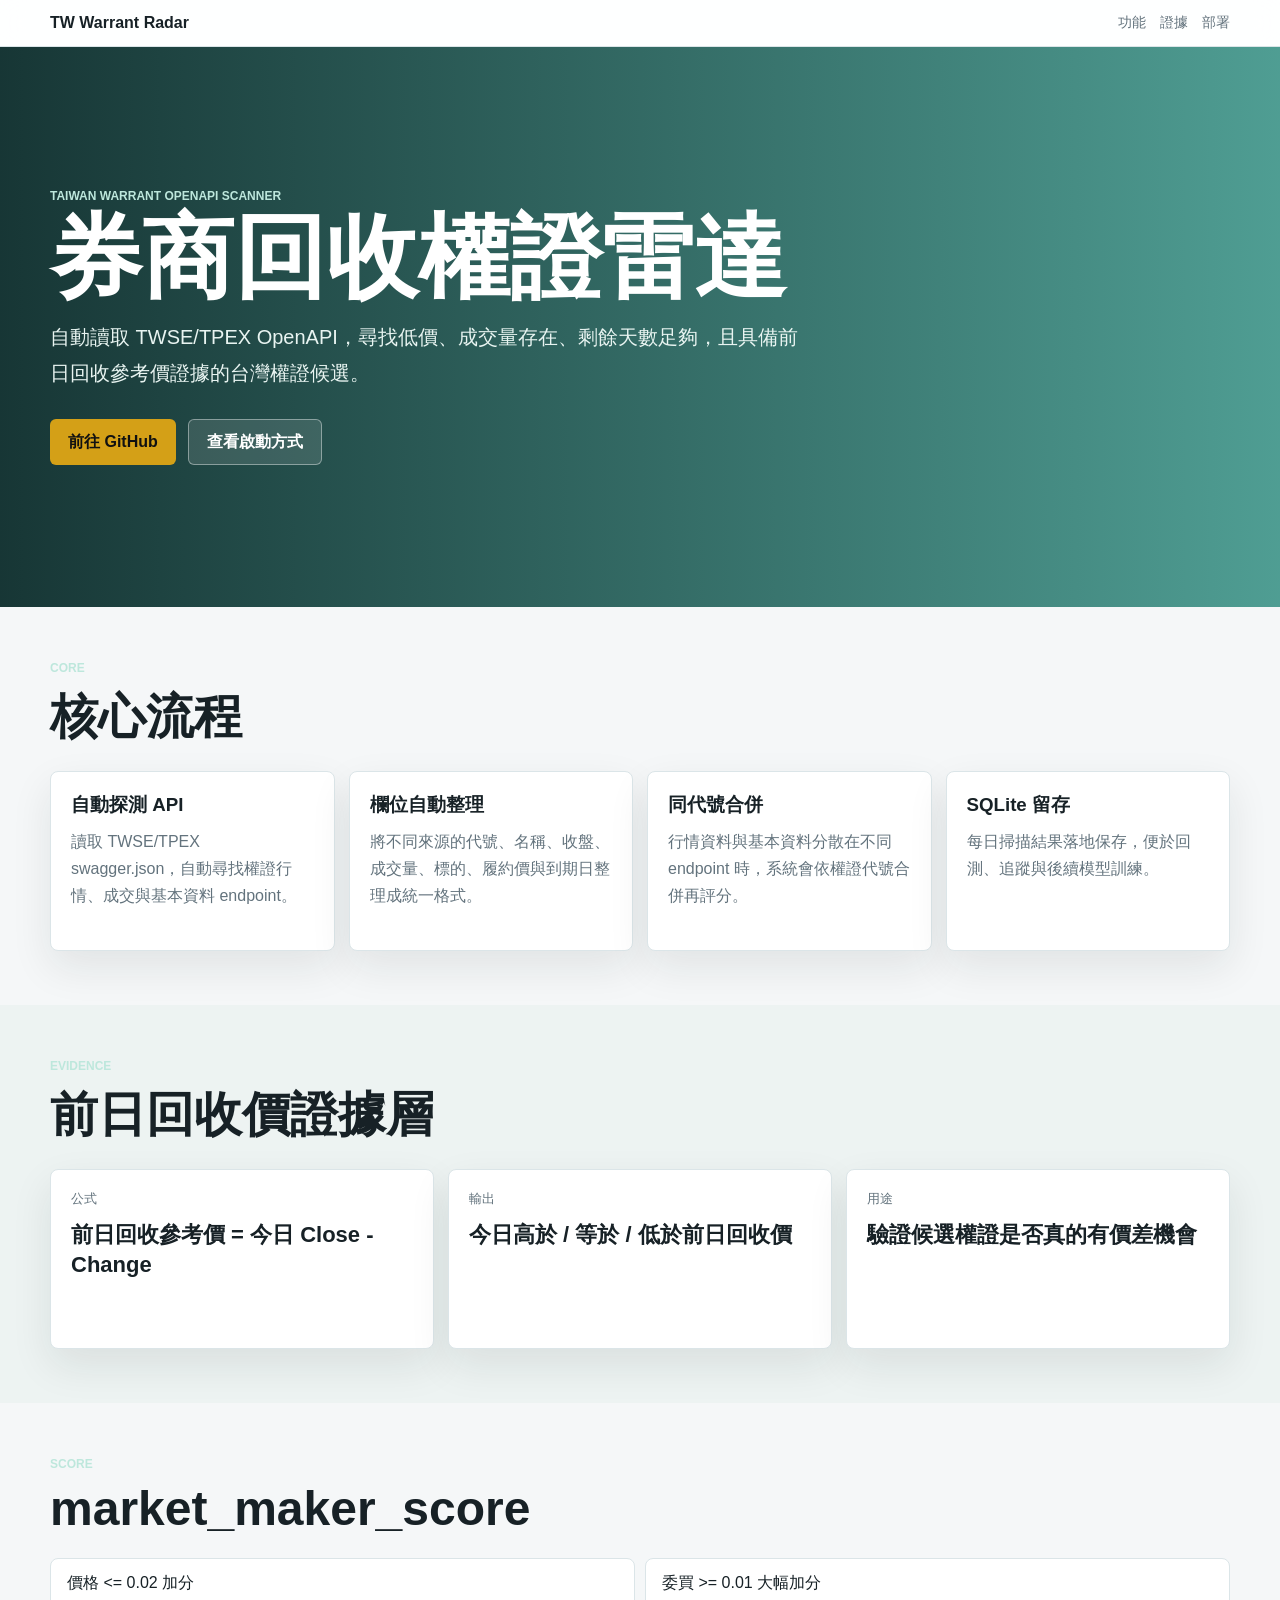
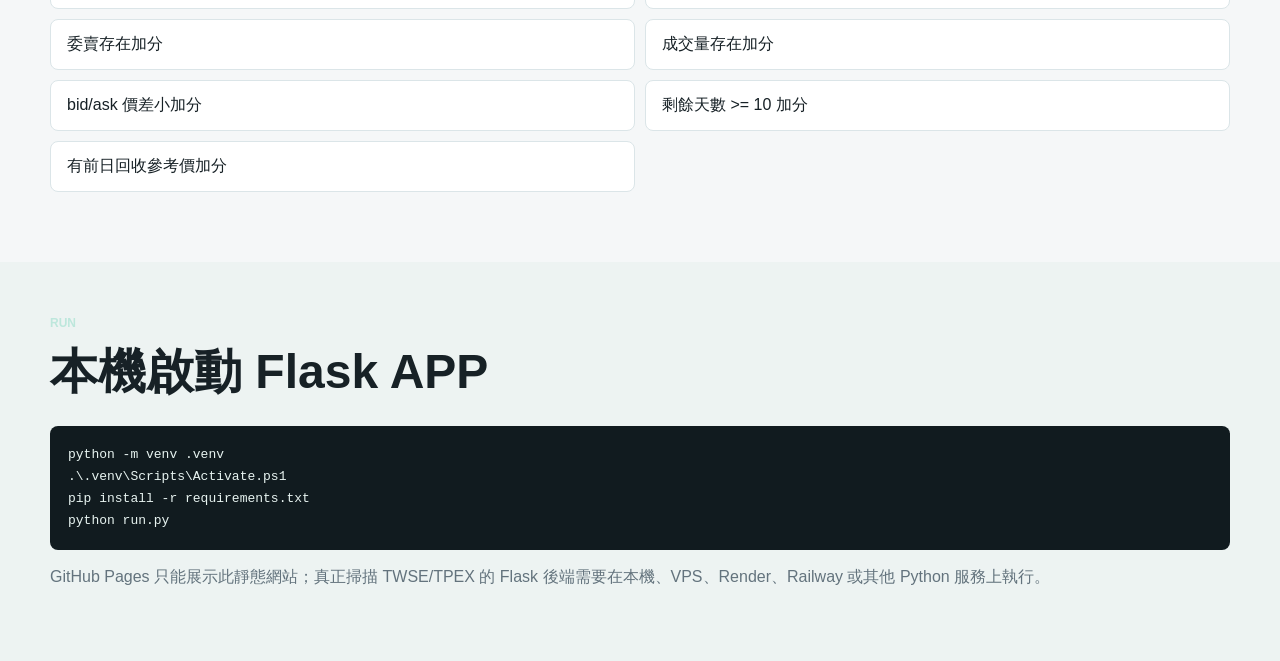
<file: docs/index.html>
<!doctype html>
<html lang="zh-Hant">
  <head>
    <meta charset="utf-8">
    <meta name="viewport" content="width=device-width, initial-scale=1">
    <meta name="theme-color" content="#0f7b6c">
    <title>TW Warrant Radar | 券商回收權證雷達</title>
    <link rel="stylesheet" href="styles.css">
  </head>
  <body>
    <header class="site-header">
      <a class="brand" href="#">TW Warrant Radar</a>
      <nav>
        <a href="#features">功能</a>
        <a href="#evidence">證據</a>
        <a href="#deploy">部署</a>
      </nav>
    </header>

    <main>
      <section class="hero">
        <div>
          <p class="eyebrow">Taiwan Warrant OpenAPI Scanner</p>
          <h1>券商回收權證雷達</h1>
          <p class="lead">自動讀取 TWSE/TPEX OpenAPI，尋找低價、成交量存在、剩餘天數足夠，且具備前日回收參考價證據的台灣權證候選。</p>
          <div class="actions">
            <a class="button" href="https://github.com/" target="_blank" rel="noreferrer">前往 GitHub</a>
            <a class="button secondary" href="#deploy">查看啟動方式</a>
          </div>
        </div>
      </section>

      <section id="features" class="section">
        <div class="section-head">
          <p class="eyebrow">Core</p>
          <h2>核心流程</h2>
        </div>
        <div class="grid">
          <article>
            <h3>自動探測 API</h3>
            <p>讀取 TWSE/TPEX swagger.json，自動尋找權證行情、成交與基本資料 endpoint。</p>
          </article>
          <article>
            <h3>欄位自動整理</h3>
            <p>將不同來源的代號、名稱、收盤、成交量、標的、履約價與到期日整理成統一格式。</p>
          </article>
          <article>
            <h3>同代號合併</h3>
            <p>行情資料與基本資料分散在不同 endpoint 時，系統會依權證代號合併再評分。</p>
          </article>
          <article>
            <h3>SQLite 留存</h3>
            <p>每日掃描結果落地保存，便於回測、追蹤與後續模型訓練。</p>
          </article>
        </div>
      </section>

      <section id="evidence" class="section band">
        <div class="section-head">
          <p class="eyebrow">Evidence</p>
          <h2>前日回收價證據層</h2>
        </div>
        <div class="evidence">
          <div>
            <span>公式</span>
            <strong>前日回收參考價 = 今日 Close - Change</strong>
          </div>
          <div>
            <span>輸出</span>
            <strong>今日高於 / 等於 / 低於前日回收價</strong>
          </div>
          <div>
            <span>用途</span>
            <strong>驗證候選權證是否真的有價差機會</strong>
          </div>
        </div>
      </section>

      <section class="section">
        <div class="section-head">
          <p class="eyebrow">Score</p>
          <h2>market_maker_score</h2>
        </div>
        <ul class="rules">
          <li>價格 <= 0.02 加分</li>
          <li>委買 >= 0.01 大幅加分</li>
          <li>委賣存在加分</li>
          <li>成交量存在加分</li>
          <li>bid/ask 價差小加分</li>
          <li>剩餘天數 >= 10 加分</li>
          <li>有前日回收參考價加分</li>
        </ul>
      </section>

      <section id="deploy" class="section band">
        <div class="section-head">
          <p class="eyebrow">Run</p>
          <h2>本機啟動 Flask APP</h2>
        </div>
        <pre><code>python -m venv .venv
.\.venv\Scripts\Activate.ps1
pip install -r requirements.txt
python run.py</code></pre>
        <p class="note">GitHub Pages 只能展示此靜態網站；真正掃描 TWSE/TPEX 的 Flask 後端需要在本機、VPS、Render、Railway 或其他 Python 服務上執行。</p>
      </section>
    </main>
  </body>
</html>
</file>
<file: docs/styles.css>
:root {
  --bg: #f5f7f8;
  --ink: #172126;
  --muted: #63737d;
  --line: #dbe5e8;
  --panel: #ffffff;
  --accent: #0f7b6c;
  --accent-dark: #0a5148;
  --gold: #d4a017;
  --shadow: 0 16px 42px rgba(23, 33, 38, 0.09);
}

* {
  box-sizing: border-box;
}

body {
  margin: 0;
  background: var(--bg);
  color: var(--ink);
  font-family: "Microsoft JhengHei", "Noto Sans TC", Arial, sans-serif;
}

a {
  color: inherit;
  text-decoration: none;
}

.site-header {
  position: sticky;
  top: 0;
  z-index: 10;
  display: flex;
  justify-content: space-between;
  align-items: center;
  gap: 16px;
  padding: 14px max(18px, calc((100vw - 1180px) / 2));
  background: rgba(255, 255, 255, 0.9);
  border-bottom: 1px solid var(--line);
  backdrop-filter: blur(12px);
}

.brand {
  font-weight: 800;
}

nav {
  display: flex;
  gap: 14px;
  color: var(--muted);
  font-size: 14px;
}

.hero {
  min-height: 560px;
  display: flex;
  align-items: center;
  padding: 64px max(20px, calc((100vw - 1180px) / 2));
  color: #fff;
  background:
    linear-gradient(90deg, rgba(9, 42, 41, 0.94), rgba(15, 123, 108, 0.72)),
    url("https://images.unsplash.com/photo-1642790106117-e829e14a795f?auto=format&fit=crop&w=1800&q=80");
  background-position: center;
  background-size: cover;
}

.eyebrow {
  margin: 0 0 10px;
  color: #bde7dc;
  font-size: 12px;
  font-weight: 800;
  text-transform: uppercase;
}

h1,
h2,
h3,
p {
  margin-top: 0;
}

h1 {
  max-width: 820px;
  margin-bottom: 18px;
  font-size: clamp(44px, 8vw, 92px);
  line-height: 0.96;
  letter-spacing: 0;
}

.lead {
  max-width: 760px;
  color: #e8f4f1;
  font-size: 20px;
  line-height: 1.8;
}

.actions {
  display: flex;
  flex-wrap: wrap;
  gap: 12px;
  margin-top: 28px;
}

.button {
  display: inline-flex;
  min-height: 46px;
  align-items: center;
  justify-content: center;
  border-radius: 6px;
  padding: 10px 18px;
  background: var(--gold);
  color: #111;
  font-weight: 800;
}

.button.secondary {
  background: rgba(255, 255, 255, 0.12);
  color: #fff;
  border: 1px solid rgba(255, 255, 255, 0.4);
}

.section {
  width: min(1180px, calc(100% - 32px));
  margin: 0 auto;
  padding: 54px 0;
}

.section.band {
  width: 100%;
  padding-inline: max(16px, calc((100vw - 1180px) / 2));
  background: #edf3f2;
}

.section-head h2 {
  margin-bottom: 22px;
  font-size: clamp(28px, 4vw, 48px);
}

.grid {
  display: grid;
  grid-template-columns: repeat(4, minmax(0, 1fr));
  gap: 14px;
}

article,
.evidence > div {
  min-height: 180px;
  padding: 20px;
  background: var(--panel);
  border: 1px solid var(--line);
  border-radius: 8px;
  box-shadow: var(--shadow);
}

article h3 {
  margin-bottom: 10px;
}

article p,
.note {
  color: var(--muted);
  line-height: 1.7;
}

.evidence {
  display: grid;
  grid-template-columns: repeat(3, minmax(0, 1fr));
  gap: 14px;
}

.evidence span {
  display: block;
  margin-bottom: 12px;
  color: var(--muted);
  font-size: 13px;
}

.evidence strong {
  font-size: 22px;
  line-height: 1.35;
}

.rules {
  display: grid;
  grid-template-columns: repeat(2, minmax(0, 1fr));
  gap: 10px;
  padding: 0;
  list-style: none;
}

.rules li {
  padding: 14px 16px;
  background: var(--panel);
  border: 1px solid var(--line);
  border-radius: 8px;
}

pre {
  overflow-x: auto;
  padding: 18px;
  background: #111b1f;
  color: #e8f4f1;
  border-radius: 8px;
  line-height: 1.7;
}

@media (max-width: 860px) {
  .site-header {
    align-items: flex-start;
    flex-direction: column;
  }

  .hero {
    min-height: 620px;
  }

  .grid,
  .evidence,
  .rules {
    grid-template-columns: 1fr;
  }

  .actions,
  .button {
    width: 100%;
  }
}
</file>
